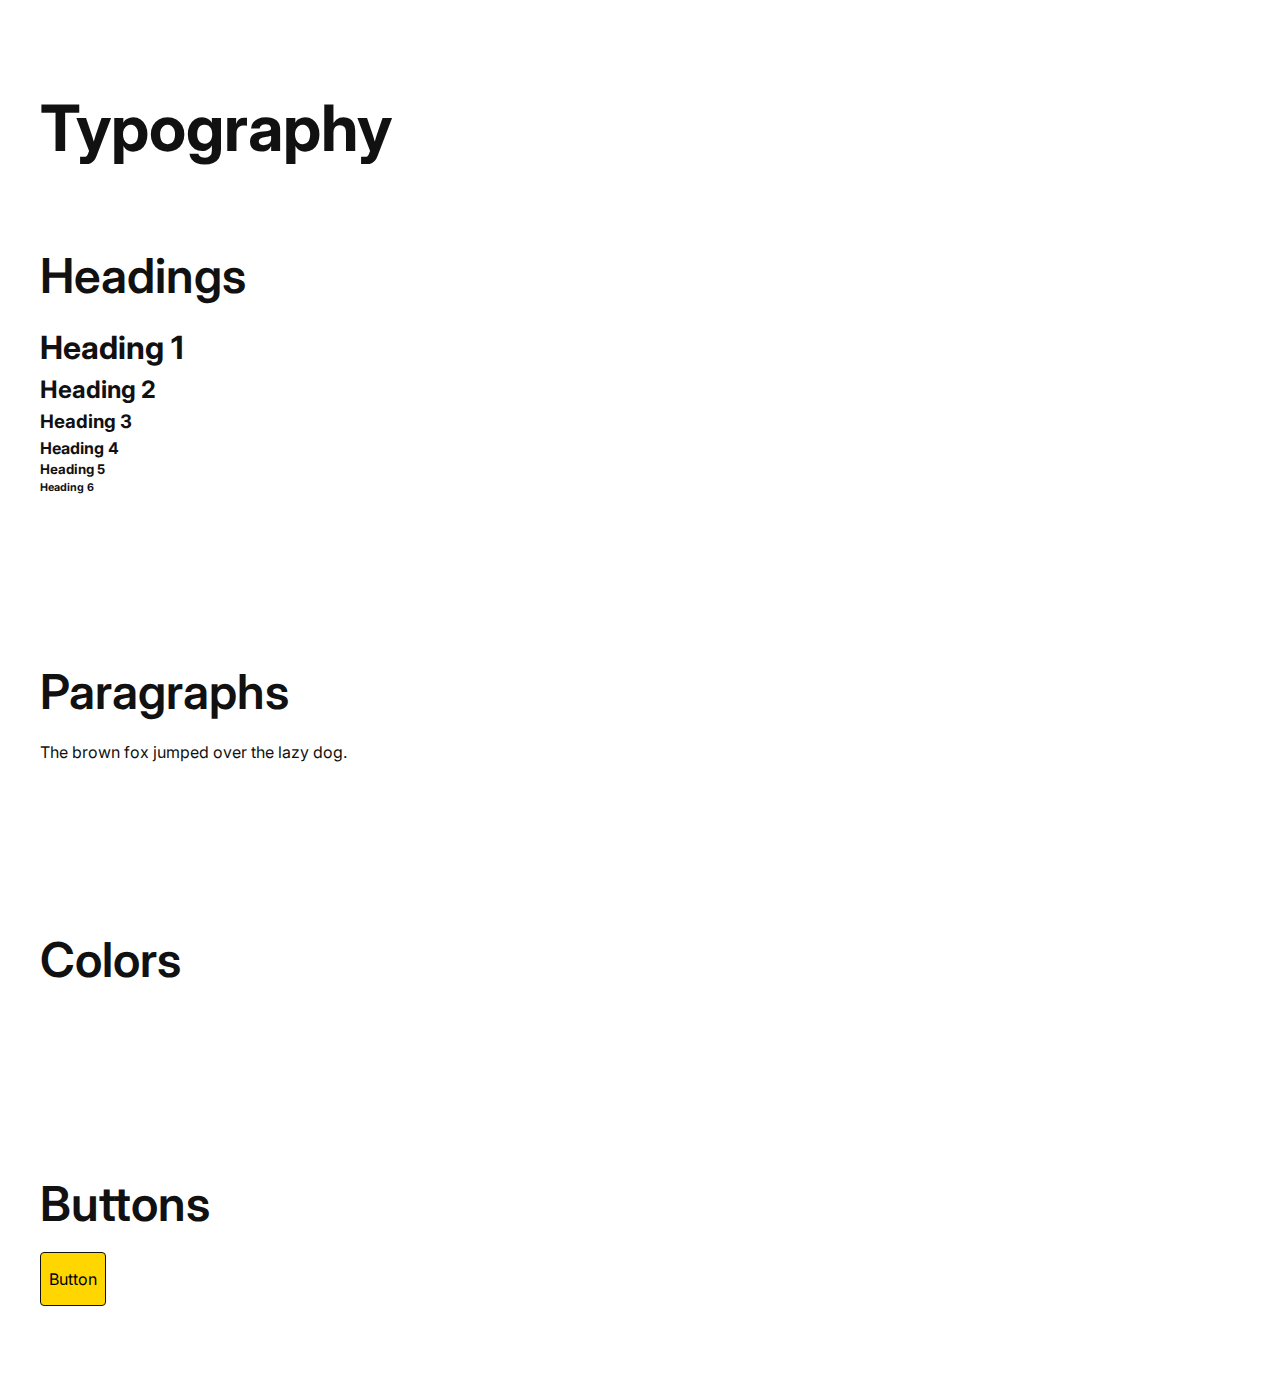
<file: styleguide.html>
<!DOCTYPE html>
<html lang="en">
<head>
	<meta charset="UTF-8">
	<meta name="viewport" content="width=device-width, initial-scale=1.0">
	<title>Styleguide</title>
	<link href="https://fonts.googleapis.com/css2?family=Inter:wght@400;500;600;700&display=swap" rel="stylesheet">
	<link rel="stylesheet" type="text/css" href="styles/style.css">
</head>
<body>
	<section class="section">
		<div class="container">
			<h2 class="styleguide_heading">Typography</h2>
			<h3 class="styleguide_subheading">Headings</h3>
			<h1>Heading 1</h1>
			<h2>Heading 2</h2>
			<h3>Heading 3</h3>
			<h4>Heading 4</h4>
			<h5>Heading 5</h5>
			<h6>Heading 6</h6>
			
		</div>
	</section>
	<section class="section">
		<div class="container">
			<h3 class="styleguide_subheading">Paragraphs</h3>
			<p>The brown fox jumped over the lazy dog.</p>
		</div>
	</section>
	<section class="section">
		<div class="container">
			<h3 class="styleguide_subheading">Colors</h3>
		</div>
	</section>
	<section class="section">
		<div class="container">
			<h3 class="styleguide_subheading">Buttons</h3>
			<button class="btn" href="#">Button</button>
		</div>
	</section>
</body>
</html>
</file>
<file: styles/style.css>
:root {
  /* Core Colors */
  --color-yellow: #FFD600;
  --color-white: #ffffff;
  --color-black: #111111;
  --color-accent: #3478f6; /* Replace with your own if needed */

  /* Grays */
  --color-100: #f5f5f5;
  --color-300: #dcdcdc;
  --color-600: #888888;

  /* Border */
  --color-border: #e0e0e0;
}

/* GLOBAL OVVERRIDES */
*,
*::before,
*::after {
  box-sizing: border-box;
}

html,
body {
  margin: 0;
  padding: 0;
  font-family: 'Inter', sans-serif;
  font-size: 16px;
  line-height: 1.5;
  color: #111111;
  background-color: var(--color-white);
}

a {
  text-decoration: none;
  color: inherit;
}

img {
  max-width: 100%;
  display: block;
  height: auto;
}

h1, h2, h3, h4, h5, h6, p {
  margin: 0;
  font-weight: inherit;
}

h1, h2, h3, h4, h5, h6 {
  font-weight: 700;
}

button {
  font-family: inherit;
  font-size: inherit;
  cursor: pointer;
  background: none;
  border: none;
  padding: 0;
}

/* UTILITIES */
.section {
  padding: 5rem 2.5rem;
}

.container {
  max-width: 80rem;
  width: 100%;
  margin-left: auto;
  margin-right: auto;
}

.btn {
  background-color: var(--color-yellow);
  padding: 1rem 0.5rem;
  border: 1px solid var(--color-black);
  border-radius: 4px;
}

.styleguide_heading {
  font-size: 4rem;
  margin-bottom: 1em;
} 

.styleguide_subheading {
  font-size: 3rem;
  font-weight: 600;
  margin-bottom: 0.25em;
}
</file>
